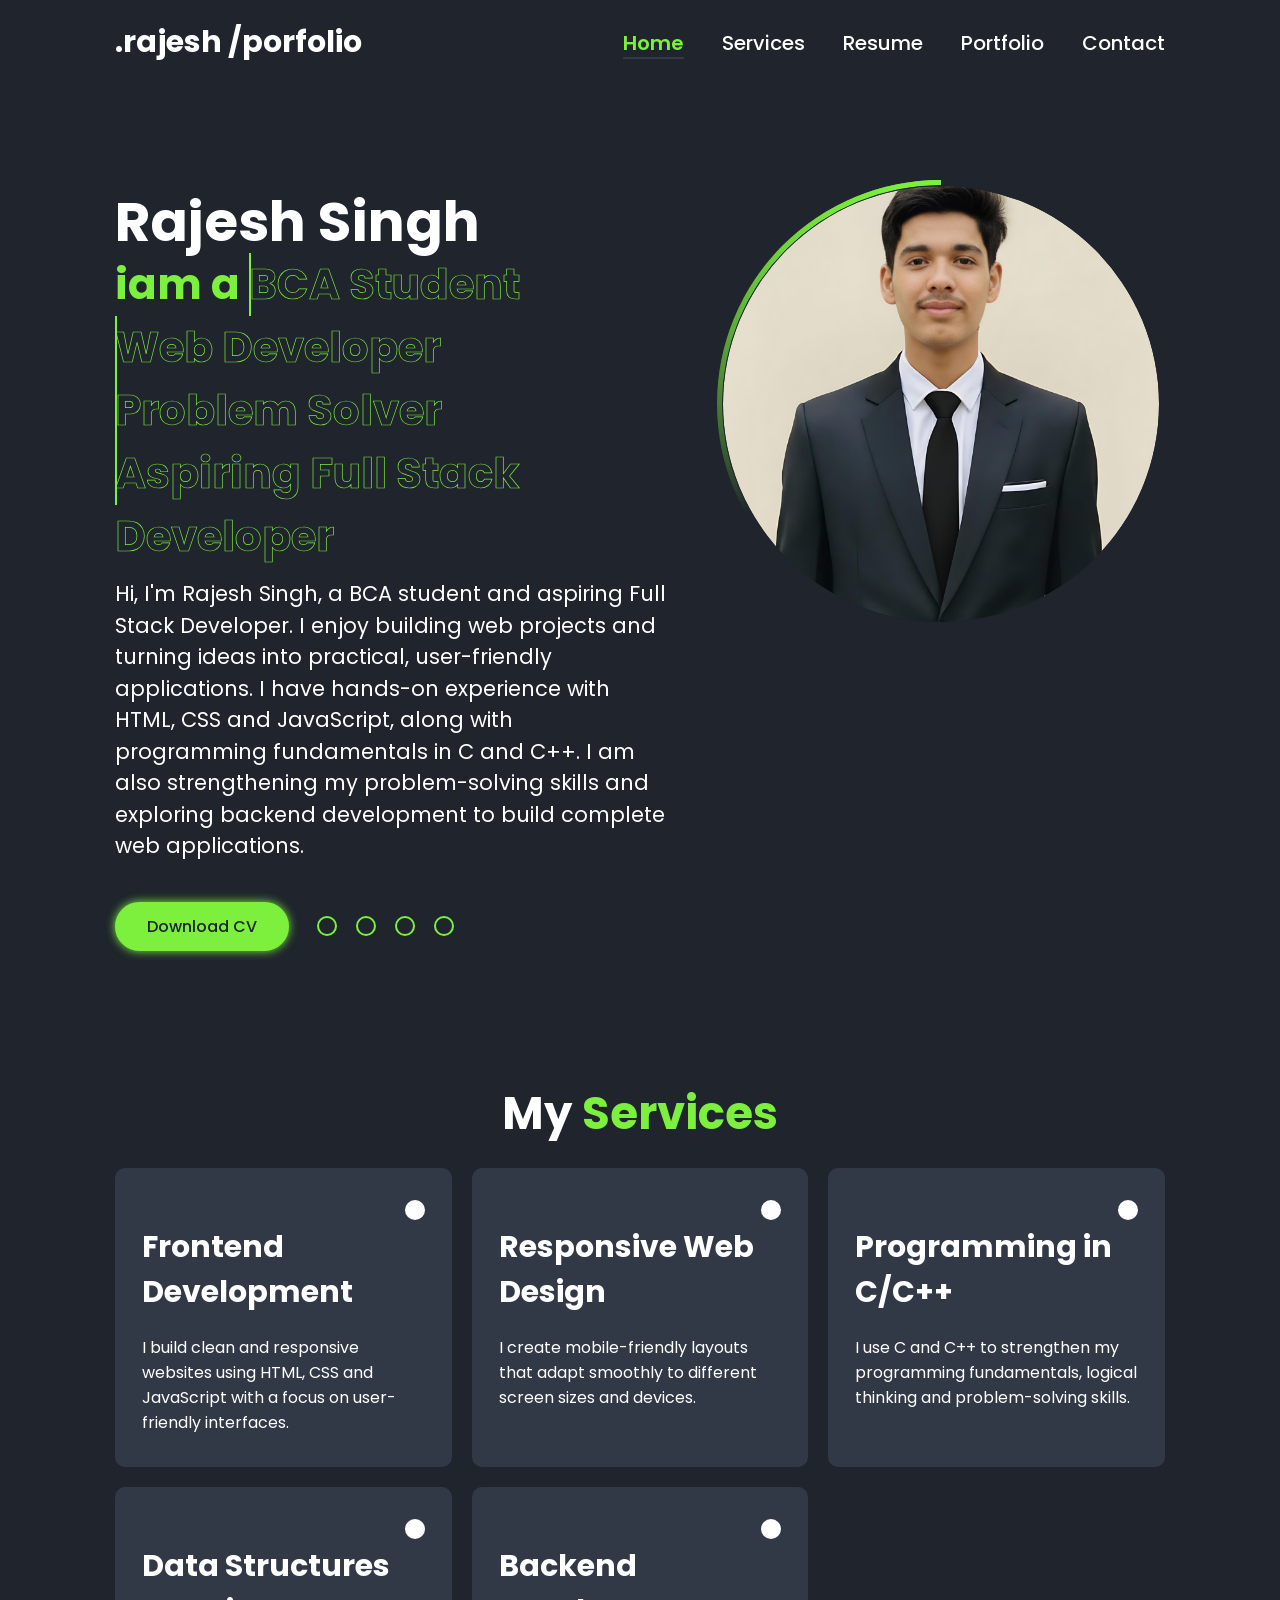
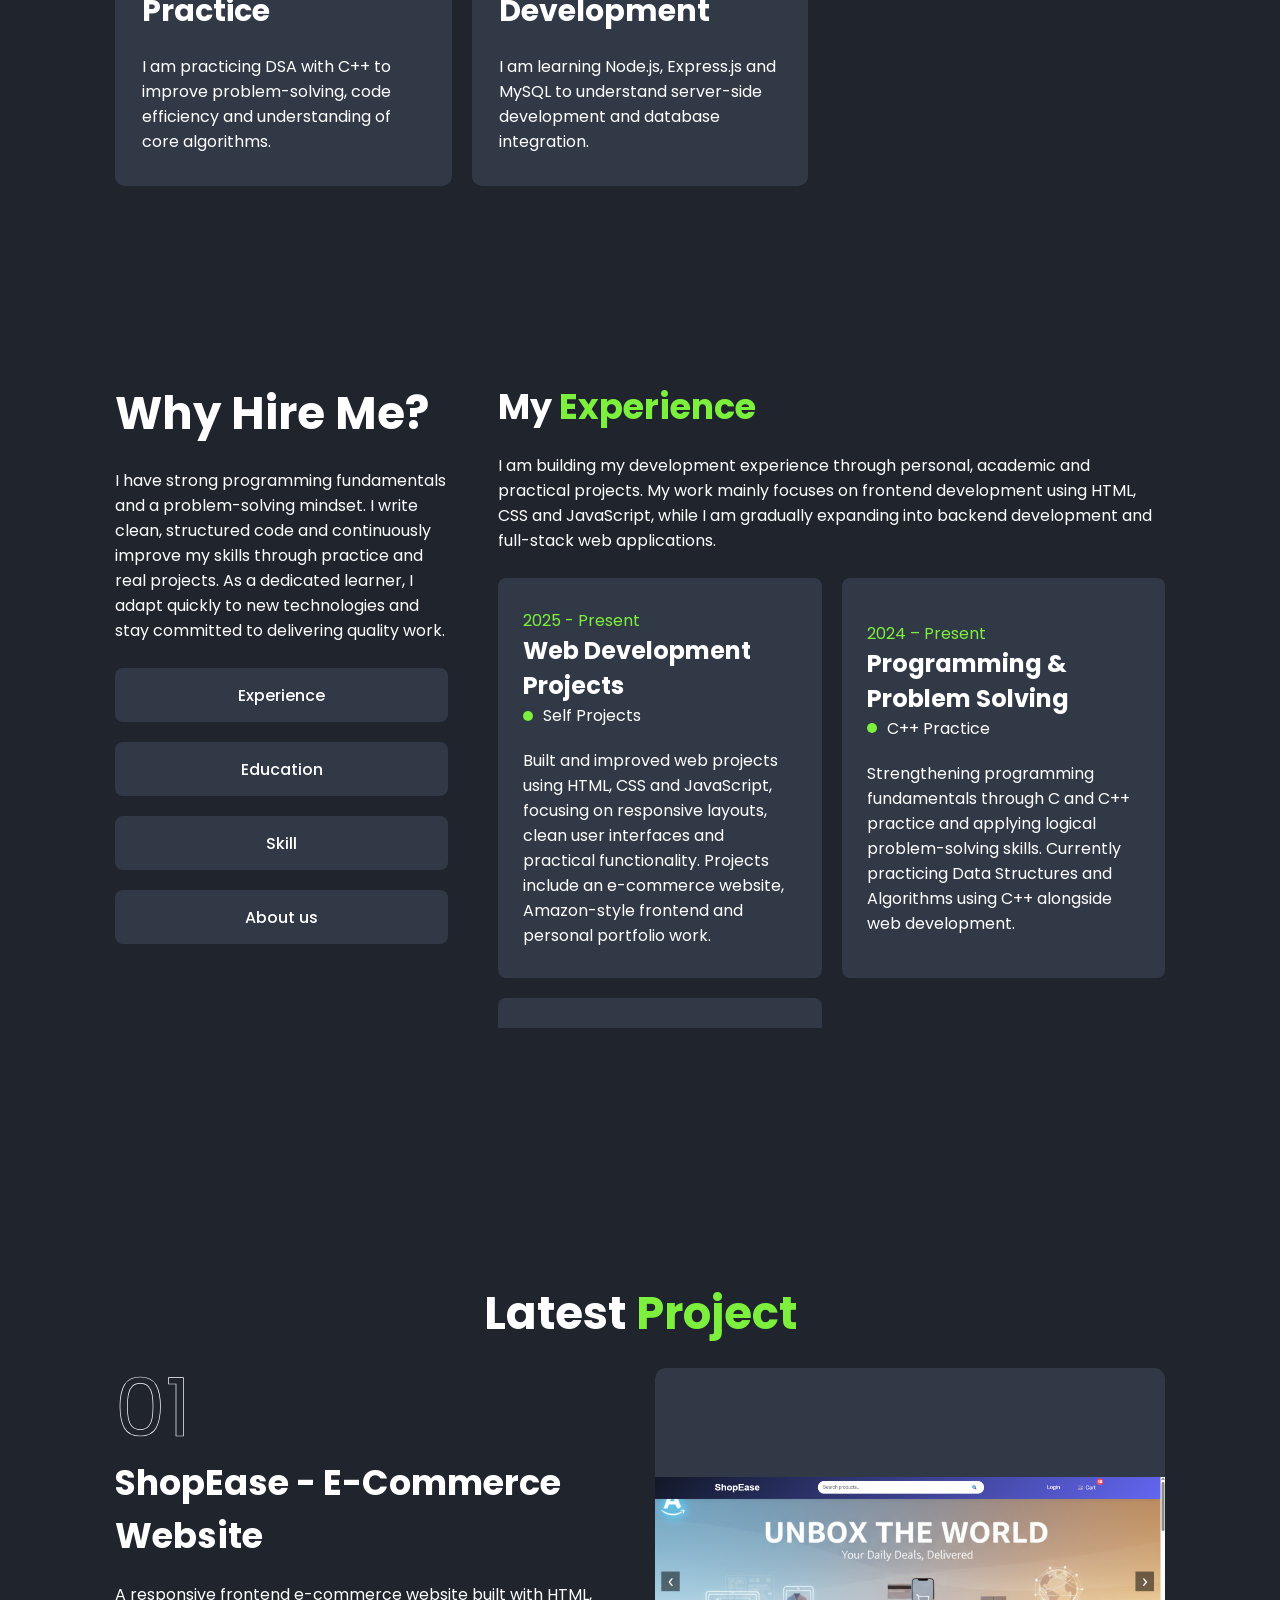
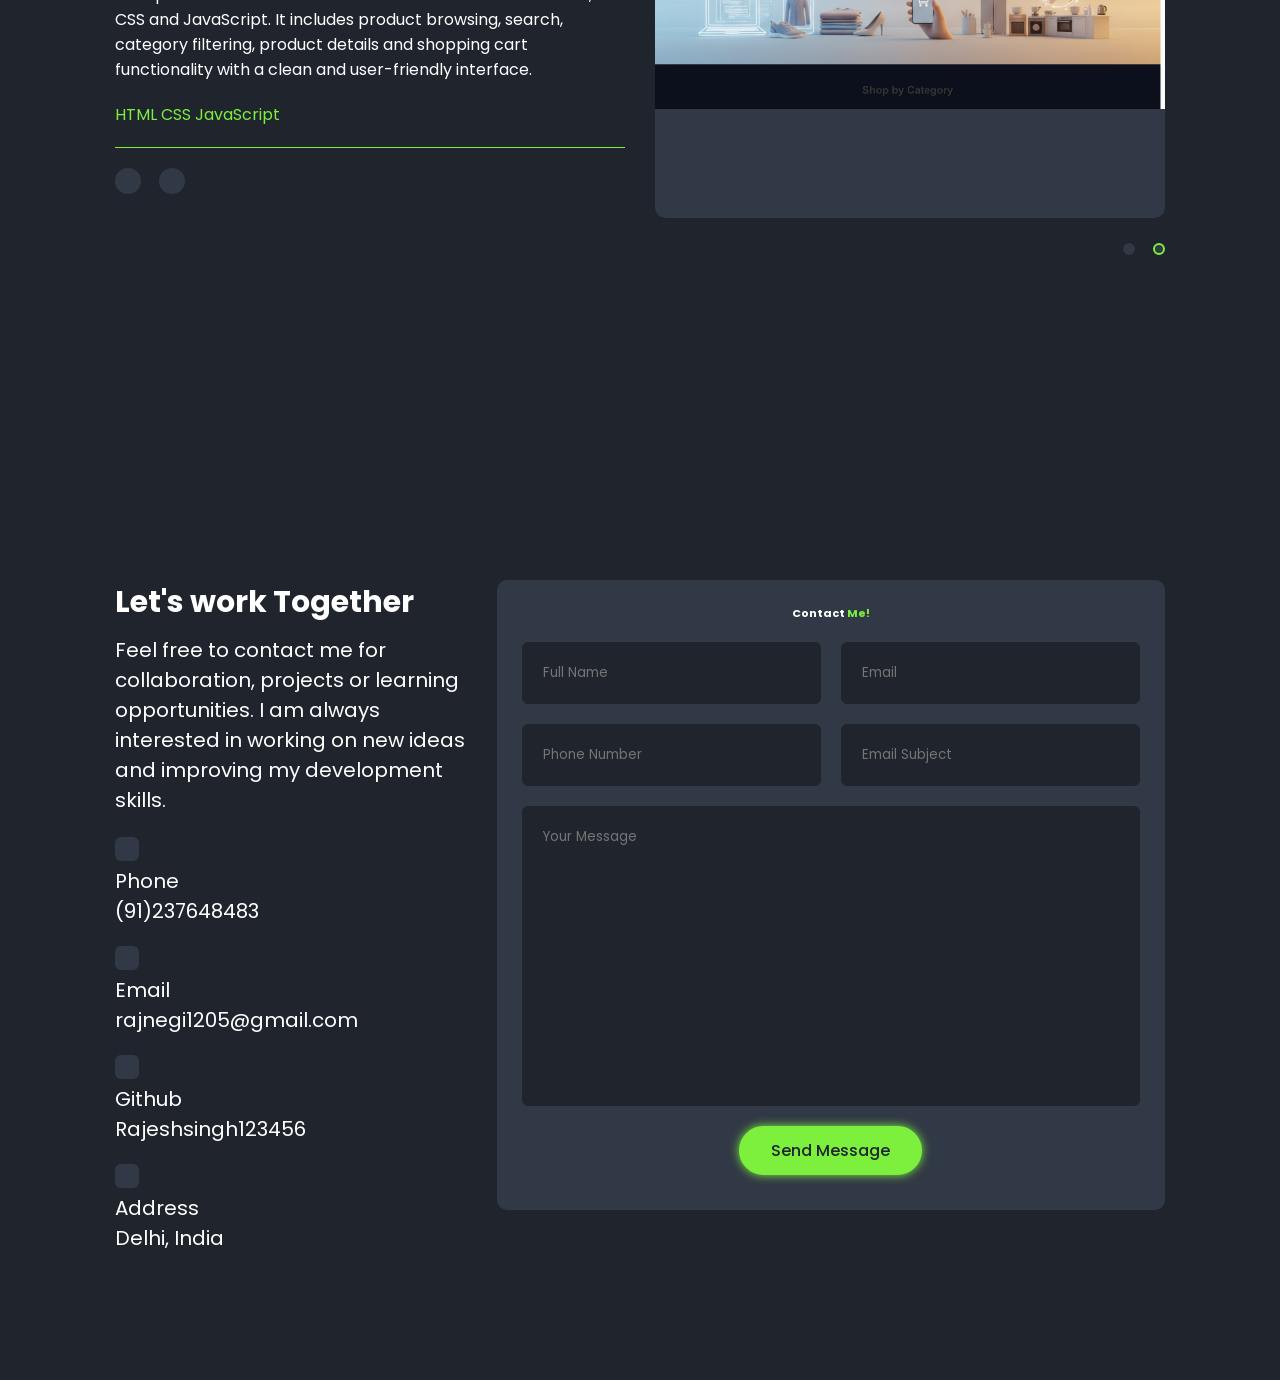
<file: index.html>
<!DOCTYPE html>
<html lang="en">
<head>
    <meta charset="UTF-8">
    <meta name="viewport" content="width=device-width, initial-scale=1.0">
    <title>my portfolio</title>

     <!-- boxicons link do link -->
<link href='https://cdn.boxicons.com/fonts/basic/boxicons.min.css' rel='stylesheet'> <!-- basic font link-->
<link href='https://cdn.boxicons.com/fonts/brands/boxicons-brands.min.css' rel='stylesheet'><!--advance font link-->
    <link rel="stylesheet" href="style.css">
</head>
<body>
  <!-- header  -->
  <header class="active">
    <a href="#" class="logo">.rajesh /porfolio</a>
<i class='bx bx-menu' id="menu"></i> 
  <nav>
    <a href="#home">Home</a>
    <a href="#services">Services</a>
    <a href="#resume">Resume</a>
    <a href="#portfolio">Portfolio</a>
    <a href="#contact">Contact</a>
</nav>

  </header>
    

  <!-- home section  -->
  <section id="home" class="home">
    <div class="home-detail">
        <h1>Rajesh Singh</h1>
        <h2>iam a 
        <span style="--i:4;" data-text="BCA Student">BCA Student</span>
<span style="--i:3;" data-text="Web Developer">Web Developer</span>
<span style="--i:2;" data-text="Problem Solver">Problem Solver</span>
<span style="--i:1;" data-text="Aspiring Full Stack Developer">Aspiring Full Stack Developer</span>
        </h2>
       <p>
Hi, I'm Rajesh Singh, a BCA student and aspiring Full Stack Developer.
I enjoy building web projects and turning ideas into practical,
user-friendly applications. I have hands-on experience with HTML, CSS
and JavaScript, along with programming fundamentals in C and C++.
I am also strengthening my problem-solving skills and exploring
backend development to build complete web applications.
</p>
        <div class="btn-sci">
           <a href="rajesh cv.pdf" class="btn" download>Download CV</a>
          <div class="sci">
            <a href="https://www.linkedin.com/in/rajesh-negi-56796732a/"> <i class='bxl  bx-linkedin-square'  ></i> </a>
            <a href="https://github.com/Rajeshsingh123456"><i class='bxl  bx-github'  ></i> </i></a>
            <a href="#"><i class='bxl  bx-facebook-circle'  ></i> </a>
            <a href="#"><i class='bxl  bx-instagram'  ></i> </a>

            </div>
        </div>
    </div>
  <div class="homeimg">
    <div class="img-box">
        <div class="img-item">
           <img src="rajesh.png"> 
        </div>
    </div>
  </div>
  </section>
   <!-- Services section -->
    <section id="services" class="Services">
      <h2 class="heading">My <span>Services</span></h2>
      <div class="services-container">
        <div class="services-box">
          <div class="icon">
       <i class='bx  bx-iframe'  ></i> 
          <a href="#"><i class='bx  bx-iframe'  ></i> </a>
          </div>
          <h3>Frontend Development</h3>
         <p> I build clean and responsive websites using HTML, CSS and JavaScript with a focus on user-friendly interfaces.</p>
        </div>

        <div class="services-box">
          <div class="icon">
       <i class='bx  bx-iframe'  ></i> 
          <a href="#"><i class='bx  bx-arrow-from-right-stroke'></i> </a>
          </div>
          <h3>Responsive Web Design</h3>
         <p>I create mobile-friendly layouts that adapt smoothly to different screen sizes and devices.</p>
        </div>

        <div class="services-box">
          <div class="icon">
       <i class='bx  bx-iframe'  ></i> 
          <a href="#"><i class='bx  bx-arrow-from-right-stroke'></i> </a>
          </div>
          <h3>Programming in C/C++</h3>
         <p>I use C and C++ to strengthen my programming fundamentals, logical thinking and problem-solving skills.</p>
        </div>

        <div class="services-box">
          <div class="icon">
       <i class='bx  bx-iframe'  ></i> 
          <a href="#"><i class='bx  bx-arrow-from-right-stroke'></i> </a>
          </div>
          <h3>Data Structures Practice</h3>
         <p> I am practicing DSA with C++ to improve problem-solving, code efficiency and understanding of core algorithms.</p>
        </div>

        <div class="services-box">
          <div class="icon">
       <i class='bx  bx-iframe'  ></i> 
          <a href="#"><i class='bx  bx-arrow-from-right-stroke'></i> </a>
          </div>
          <h3>Backend Development</h3>
<p>I am learning Node.js, Express.js and MySQL to understand server-side development and database integration.      </p>
  </div>

        <!-- change the contain and iconnnn -->

      </div>

    </section>

  <!-- resume section  -->
<section id="resume" class="resume">
  <div class="resume-container">
    <div class="resume-box">
      <h2> Why Hire Me?</h2>
      <p class="desc">I have strong programming fundamentals and a problem-solving mindset.
I write clean, structured code and continuously improve my skills through
practice and real projects.
As a dedicated learner, I adapt quickly to new technologies and
stay committed to delivering quality work.</p>
    <button class="resume-btn"> Experience</button>
    <button class="resume-btn"> Education</button>
    <button class="resume-btn">Skill </button>
    <button class="resume-btn"> About us</button>
    </div>
    <div class="resume-box">
      <div class="resume-detail experience active">
        <h2 class="heading"> My <span>Experience</span></h2>
<p class="desc">

I am building my development experience through personal, academic and
practical projects. My work mainly focuses on frontend development using
HTML, CSS and JavaScript, while I am gradually expanding into backend
development and full-stack web applications.

</p>
       <div class="resume-list">

  <div class="resume-item">
  <p class="year">2025 - Present</p>
  <h3>Web Development Projects</h3>
  <p class="company">Self Projects</p>
  <p>
Built and improved web projects using HTML, CSS and JavaScript, focusing
on responsive layouts, clean user interfaces and practical functionality.
Projects include an e-commerce website, Amazon-style frontend and
personal portfolio work.
</p>
</div>

  <div class="resume-item">
    <p class="year">2024 – Present</p>
    <h3>Programming & Problem Solving</h3>
    <p class="company">C++ Practice</p>
    <p>
     Strengthening programming fundamentals through C and C++ practice
and applying logical problem-solving skills. Currently practicing
Data Structures and Algorithms using C++ alongside web development.</p>
  </div>

  <div class="resume-item">
    <p class="year">2025 – Present</p>
    <h3>Full Stack Development
</h3>
    <p class="company">Learning & Project Practice</p>
    <p>
      Expanding my development skills beyond frontend by working with
Node.js, Express.js and MySQL. Applying these concepts while
understanding APIs, server-side logic and database integration
for full-stack web applications.
    </p>
  </div>

</div>
      </div>
      <div class="resume-detail Education">
        <h2 class="heading"> My <span>Education</span></h2>
        <p class="desc">
I am currently pursuing my Bachelor of Computer Applications (BCA) and
building my technical foundation through academics, programming practice
and web development projects. My education has helped me develop an
interest in software development and problem-solving.
</p>
<div class="resume-list">

  <div class="resume-item">
    <p class="year">2024 - 2027</p>
    <h3>Bachelor of Computer Applications (BCA)</h3>
    <p>JaganNath University NCR</p>
    <p class="company">Currently in 3nd Year</p>
    <p>
Currently pursuing BCA with a focus on Computer Science and software
development. Alongside academics, I am developing practical skills in
web development, programming and problem-solving through personal and
academic projects.
</p>
  </div>

  <div class="resume-item">
    <p class="year">2022</p>
    <h3>12th Standard (Commerce with Maths)</h3>
    <p class="company">Completed</p>
    <p>
      Built a strong foundation in Mathematics and logical thinking,
      which helps in programming and analytical problem solving.
    </p>
  </div>

  <div class="resume-item">
    <p class="year">2020</p>
    <h3>10th Standard</h3>
    <p class="company">Completed</p>
    <p>
      Developed interest in computers and technology,
      which motivated me to pursue a career in the IT field.
    </p>
  </div>

</div>
      </div>
      <div class="resume-detail skill">
        <h2 class="heading"> My <span>Skill</span></h2>
        <p class="desc">My technical skills are focused on web development and programming.
I am comfortable with frontend technologies and programming fundamentals,
while continuously improving my skills in backend development and
problem-solving through practical projects and regular practice.
</p>
          <div class="resume-list">

  <div class="resume-item">
    <i class="bxl bx-html5"></i>
    <span>HTML</span>
  </div>

  <div class="resume-item">
    <i class="bxl bx-css3"></i>
    <span>CSS</span>
  </div>

  <div class="resume-item">
    <i class="bxl bx-javascript"></i>
    <span>JavaScript</span>
  </div>

  <div class="resume-item">
    <i class="bxl bx-c"></i>
    <span>C</span>
  </div>

  <div class="resume-item">
    <i class='bx bx-code-alt'></i>
    <span>C++</span>
  </div>

  <div class="resume-item">
      <i class='bx bx-code-alt'></i>
    <span>Data Structures with C++ (Learning)</span>
  </div>

  <div class="resume-item">
    <i class="bxl bx-nodejs"></i>
    <span>Backend Development (Learning)</span>
  </div>

</div>
          <!--icon lga html css wale usi se or content change it-->
      </div>
      <div class="resume-detail About">
        <h2 class="heading"> About <span>Me</span></h2>
        <p class="desc">
I am Rajesh Singh, a BCA student and aspiring Full Stack Developer.
I enjoy building practical web projects and improving my programming
skills through hands-on practice. I have experience with HTML, CSS and
JavaScript, along with programming fundamentals in C and C++.
I am currently strengthening my problem-solving skills and exploring
backend development with Node.js, Express.js and MySQL.
</p>
        <div class="resume-list">
          <div class="resume-item">
            <p> Name<span> Rajesh Singh</span></p>
          </div>
          
          <div class="resume-item">
           <p>Experience <span>Web Development Projects</span></p>
          </div>
          <div class="resume-item">
    <p>City <span>Delhi, India</span></p>
  </div>
          <div class="resume-item">
            <p>Freelance <span></span></p>
          </div>
          <div class="resume-item">
            <p>Email <span>rajnegi1205@gmail.com</span></p>
          </div>
          
        </div>
      </div>
    </div>
  </div>

</section>

<!-- portfolia section -->
<section id="portfolio" class="portfolia">
  <h2 class="heading">Latest <span>Project</span></h2>
  <div class="portfolio-container">
   <div class="portfolio-box">
    <div class="portfolio-detail active">
      <p class="numb">01</p>
<h3>ShopEase - E-Commerce Website</h3>
<p>
A responsive frontend e-commerce website built with HTML, CSS and JavaScript.
It includes product browsing, search, category filtering, product details
and shopping cart functionality with a clean and user-friendly interface.
</p>

<div class="tech">
    <p>HTML CSS JavaScript</p>
</div>

 <div class="live-github">
    <a href="https://e-commerce-website-lovat-alpha.vercel.app/" target="_blank">
        <i class='bx bx-arrow-from-right-stroke'></i>
    </a>
    <a href="#">
        <i class='bxl bx-github'></i>
    </a>
   </div>
</div>

    <div class="portfolio-detail">
     <p class="numb">02</p>
<h3>HirePulse - Job Portal</h3>
<p>
A job portal project designed to connect employers and job seekers.
The frontend includes dedicated employer and seeker interfaces for
job posting, job discovery, applications and profile management.
</p>

<div class="tech">
    <p>React JavaScript Node.js Express MySQL</p>
</div>

<div class="live-github">
    <a href="#">
        <i class='bx bx-arrow-from-right-stroke'></i>
    </a>
    <a href="#">
        <i class='bxl bx-github'></i>
    </a>
</div>
    </div>

    <div class="portfolio-detail">
      <p class="numb">03</p>
<h3>Amazon Clone</h3>
<p>
A frontend e-commerce practice project inspired by an online shopping
platform. Built to practice webpage layouts, product sections,
navigation and responsive user interface design.
</p>

<div class="tech">
    <p>HTML CSS JavaScript</p>
</div>

<div class="live-github">
    <a href="#">
        <i class='bx bx-arrow-from-right-stroke'></i>
    </a>
    <a href="#">
        <i class='bxl bx-github'></i>
    </a>
</div>
    </div>

    <div class="portfolio-detail">
      <p class="numb">04</p>
<h3>JavaScript Projects</h3>
<p>
A collection of small JavaScript projects and practice work created to
strengthen core JavaScript concepts, DOM manipulation, event handling
and interactive web development.
</p>

<div class="tech">
    <p>HTML CSS JavaScript</p>
</div>

<div class="live-github">
    <a href="#">
        <i class='bx bx-arrow-from-right-stroke'></i>
    </a>
    <a href="#">
        <i class='bxl bx-github'></i>
    </a>
</div>
       </div>
     <div class="portfolio-detail">
    <p class="numb">05</p>

    <h3>VendorLens AI</h3>

    <p>
        An AI-powered vendor due diligence platform designed to assess
        third-party risk by gathering and analyzing company information,
        compliance signals, employee reviews and financial indicators.
    </p>

    <div class="tech">
        <p>AI LangGraph Python APIs Web Development</p>
    </div>

    <div class="live-github">
        <a href="#" target="_blank">
            <i class='bx bx-arrow-from-right-stroke'></i>
        </a>

        <a href="#" target="_blank">
            <i class='bxl bx-github'></i>
        </a>
    </div>
</div>

   
   </div>
   <div class="portfolio-box">

    <div class="portfolio-carousel">

        <div class="img-slide">

            <!-- ShopEase - Image 1 -->
            <div class="img-item">
                <img src="shopeasy1.png" alt="ShopEase Screenshot 1">
            </div>

            <!-- ShopEase - Image 2 -->
            <div class="img-item">
                <img src="shopease2.png" alt="ShopEase Screenshot 2">
            </div>


            <!-- HirePulse - Image 1 -->
            <div class="img-item">
                <img src="jobpotal.png" alt="HirePulse Screenshot 1">
            </div>

            <!-- HirePulse - Image 2 -->
            <div class="img-item">
                <img src="jobpotal2.png" alt="HirePulse Screenshot 2">
            </div>


            <!-- Amazon Clone - Image 1 -->
            <div class="img-item">
                <img src="amazon1.png" alt="Amazon Clone Screenshot 1">
            </div>

            <!-- Amazon Clone - Image 2 -->
            <div class="img-item">
                <img src="amazon2.png" alt="Amazon Clone Screenshot 2">
            </div>


            <!-- Personal Portfolio - Image 1 -->
            <div class="img-item">
                <img src="jsproject.png" alt="Personal Portfolio Screenshot 1">
            </div>

            <!-- Personal Portfolio - Image 2 -->
            <div class="img-item">
                <img src="jsproject.png" alt="Personal Portfolio Screenshot 2">
            </div>


            <!-- Skyscanner - Image 1 -->
            <div class="img-item">
                <img src="vendor.png" alt="Skyscanner Screenshot 1">
            </div>

            <!-- Skyscanner - Image 2 -->
            <div class="img-item">
                <img src="vendor.png" alt="Skyscanner Screenshot 2">
            </div>

        </div>

    </div>


    <div class="navigation">

        <button class="arrow-left disabled">
           <i class="bxf bx-arrow-big-left-line"></i>
           
        </button>

        <button class="arrow-right">
            <i class="bxf bx-arrow-big-right-line"></i>
        </button>

    </div>

</div>

  </div>
  </div>
 </section>

 <!-- contact section  -->
 <section id="contact" class="contact">
   <div class="contact-container">
    <div class="contact-box">
      <h2>Let's work Together</h2>
      <p class="desc">Feel free to contact me for collaboration, projects or learning opportunities. 
I am always interested in working on new ideas and improving my development skills.</p>
        <div class="contact-detail">
          <div class="detail">
            <i class='bx  bx-phone'  ></i> 
            <p>Phone</p>
            <p>(91)237648483</p>
          </div>
        </div>

         <div class="contact-detail">
          <div class="detail">
            <i class='bx  bx-mail-open'  ></i> 
            <p>Email</p>
            <p>rajnegi1205@gmail.com</p>
          </div>
        </div>

        <div class="contact-detail">
          <div class="detail">
            <i class="bxl bx-github" ></i> 
            <p>Github </p>
            <p>Rajeshsingh123456</p>
          </div>
        </div>
       
        <div class="contact-detail">
          <div class="detail">
            <i class='bx  bx-location-blank'  ></i> 
            <p>Address </p>
            <p> Delhi, India</p>
          </div>
        </div>
        
    </div>

     <div class="contact-box">
     <form action="">
       <h2 class="heading"> Contact <span>Me!</span></h2>
       <div class="field-box">
        <input type="text" placeholder="Full Name" required>
        <input type="email" placeholder="Email" required>
        <input type="text" placeholder="Phone Number" required>
        <input type="text" placeholder="Email Subject" required>
        <textarea name="" id="" placeholder="Your Message" required></textarea>
       </div>
       <button type="submit" class="btn">Send Message</button>
     </form>
    </div>

   </div>
  </section>

<!-- custome js -->
 <script src="portfolia.js"></script>

</body>
</html>
</file>
<file: style.css>
@import url('https://fonts.googleapis.com/css2?family=Poppins:wght@400;500;700&display=swap');
*{
    margin: 0px;
    box-sizing: border-box;
    text-decoration: none;
    border: none;
    outline: none;
    padding: 0px;
    font-family: "Poppins", sans-serif;
    

}
:root{
    --bg-color:#1f242d;
    --second-bg-color:#323946;
    --main-color:#7cf03d;
    --white-color:#fff;
    --disabled-color:#fff3;



}



html{
    font-size: 62.5%;
    scroll-behavior: smooth;
}
body{
    background: var(--bg-color);
    color: var(--white-color);
     padding-top: 8rem;
}
header{
    position: fixed;
    top: 0;
    left: 0;
    width: 100%;
    padding: 2rem 9%;
    background: var(--bg-color);
    display: flex;
    justify-content: space-between;
    align-items: center;
    z-index: 100;
}
header.active{
 
  visibility: visible;
  opacity: 1;
  transition: opacity 0.5s ease-in-out;



   
}


.logo{
    font-size: 3rem;
     color: var(--white-color);
     font-weight: 700;
}
nav a{
    font-size: 2rem;
    color: var(--white-color);
    font-weight: 500;
    margin-left: 3.5rem;
    transition: 0.5s; 

}


nav a:hover,
nav a.bar {
  color: var(--main-color);
}

nav a.active{
  color: var(--main-color);
  font-weight: 600;
  border-bottom: 2px solid var(--second-bg-color);
}

#menu{
   font-size: 4rem;
   display: none;
}




 section{
    position: relative;
    width: 100%;
    min-height: 100vh;
    padding: 10rem 9% 2rem;
    background: var(--bg-color);
}


.home{
    display: flex;
    justify-content: center;
    gap: 5rem;
   
}
.home-detail h1{
      font-size: clamp(3.5rem,10vw,5.5rem); 
}
.home-detail h2{
    display: inline-block;
    font-size: 4.2rem;
    margin-top: -1rem;
    color: var(--main-color);
}

.home-detail h2 span{
    position: relative;
    display: inline-block;
    color: transparent;
    -webkit-text-stroke:.07rem var(--main-color);
    animation: display-text 16s linear infinite;
    animation-delay: calc(-4s *var(--i));
}
@keyframes display-text{
    25%,100%{
        display: none;
    }
}

.home-detail h2 span::before{
    content: attr(data-text);
    position: absolute;
    width: 0;
    border-right: .2rem solid var(--main-color);
    color: var(--main-color);
    white-space: nowrap;
    overflow: hidden;
    animation: fill-text 4s linear infinite;
   
}

@keyframes fill-text{
    10%,100% {
        width: 0;
    }
    70%,90% {
        width: 100%;
    }
}

.home-detail p{
    font-size: 2.1rem;
    margin: 1rem 0 4rem;
    line-height: 1.5;
}
.home-detail .btn-sci{
    display: flex;
    align-items: center;
   
}
.btn {
    display: inline-block;
    padding: 1rem 3rem;
    background: var(--main-color);
    border: .2rem solid var(--main-color);
    border-radius: 4rem;
    box-shadow: 0 0 1rem var(--main-color);
    font-size: 1.6rem;
    color: var(--bg-color);
    font-weight: 500;
  
}
.btn:hover{
    color: var(--main-color);
    background: transparent;
    box-shadow: none;
}

.home-detail .btn-sci .sci{
    margin-left: 2rem;
}

.home-detail .btn-sci .sci a{
    display: inline-flex;
    padding: .8rem;
    border: .2rem solid var(--main-color);
    border-radius: 50%;
    font-size: 2rem;
    color: var(--main-color);
    margin: 0.8rem;
    transition: .5s;
}
.home-detail .btn-sci .sci a:hover{
    background: var(--main-color);
    color: var(--bg-color);
    box-shadow: 0 0 1rem var(--main-color);
}

.homeimg .img-box {
    position: relative;
    width: 35vw;
    height: 35vw;
    padding: .5rem;
    border-radius: 50%;
    display: flex;
    justify-content: center;
    align-items: center;
    overflow: hidden;
    background: var(--bg-color);
}

.homeimg .img-box::before,
.homeimg .img-box::after {
    content: '';
    position: absolute;
    width: 50rem;
    height: 50rem;
    background: conic-gradient(transparent, transparent, transparent, var(--main-color));
    z-index: 0;
    transform: rotate(0deg);
       border-radius: 50%;
    animation:rotate-border 4s linear infinite;
}
@keyframes rotate-border {
    100%{
        transform: rotate(360deg);
    }
}
.homeimg .img-box::after{
    animation-delay: -2s;
}

.homeimg .img-box .img-item {
    position: relative;
    width: 100%;
    height: 100%;
    border-radius: 50%;
    border: .01rem solid var(--bg-color);
    display: flex;
    justify-content: center;
    align-items: center;
    z-index: 2;
    overflow: hidden;
    background: var(--bg-color);
}

.homeimg .img-box .img-item img {
    position: relative;
    width: 100%;
    height: 100%;
    object-fit: cover;
    mix-blend-mode: normal; 
    border-radius: 50%;
}

.heading{
    font-size: 4.5rem;
    text-align: center;
    margin-bottom: 2rem;
}
.heading span{
    color: var(--main-color);
}

.services-container{
    display: grid;
    grid-template-columns: repeat(auto-fit , minmax(30rem,1fr));
    gap: 2rem;
}
.services-container .services-box{
    padding: 3rem 2.5rem;
    background: var(--second-bg-color);
    border: .2rem solid var(--second-bg-color);
    border-radius: 1rem;
    transition: .5s;
}
.services-container .services-box:hover{
    border-color: var(--main-color);
    transform: scale(1.02);
}
.services-box .icon{
    display: flex;
    justify-content: space-between;
    align-items: center;
}



.services-box .icon i {
    font-size: 4.5rem;
    transition: .5s;
    
}

.services-box:hover .icon:not(a i){
    color: var(--main-color);
}

.services-box .icon a {
    display: inline-flex;
    background: var(--white-color);
    border-radius: 50%;
    padding: 1rem;
    transition: .5s;
}
.services-box:hover .icon a {
   background: var(--main-color);
}
.services-box .icon a i{
    font-size: 3rem;
    color: var(--bg-color);
    transform: rotate(225deg);

}
.services-box .icon a:hover i{
  transform: rotate(180deg);
}
.services-box h3{
    font-size: 3rem;
    margin: .5rem 0 2rem;
    transition: .5s;
}
.services-box:hover h3{
    color: var(--main-color);
}
.services-box p{
   font-size: 1.6rem;

}

.resume-container{
    display: grid;
    grid-template-columns: 1fr 2fr;
    gap: 5rem;
}

.resume-box h2{
    font-size: 4.5rem;

}
.resume-box p{
    font-size: 1.6rem;
}
.resume-box .desc{
    margin: 2rem 0 2.5rem;
}
.resume-box .resume-btn{
    width: 100%;
    height: 5.4rem;
    background:var(--second-bg-color);
    border: .2rem solid var(--second-bg-color);
    font-size: 1.6rem;
    color: var(--white-color);
    font-weight: 500;
    margin-bottom: 2rem;
    border-radius: .8rem;
    cursor: pointer;

}
.resume-box .resume-btn.active{
  border-color: var(--main-color);
  color: var(--main-color);   
}
.resume-detail {
    display: none;
}
.resume-detail.active{
    display: block;
}
.resume-box .heading{
     font-size: 3.5rem;
     text-align: left;
}

.resume-list{
    display: grid;
    grid-template-columns: repeat(auto-fit,minmax(30rem,1fr));
    gap: 2rem;
    height: 45rem;
    overflow: auto;
}
.resume-list::-webkit-scrollbar{
    width: .7rem;
}
.resume-list::-webkit-scrollbar-thumb{
    background:transparent ;
    border-radius: 1rem;
}
.resume-list:hover::-webkit-scrollbar-thumb {
      background: var(--main-color);
}
.resume-list .resume-item{
    background: var(--second-bg-color);
    border-radius: .8rem;
    padding: 3rem 2.5rem;
    height: calc((45rem -2rem /2));
    display: flex;
    flex-direction: column;
    justify-content: center;
}
.resume-item .year{
    color: var(--main-color);
}
.resume-item h3{
    font-size: 2.4rem;
}
.resume-item .company{
    position: relative;
    margin-left: 2rem;
    margin-bottom: 2rem;
}
.resume-item .company::before{
    content: '';
    position: absolute;
    top: 50%;
    transform: translateY(-50%);
    padding: .5rem;
    background: var(--main-color);
    border-radius: 50%;
    margin-left: -2rem;
}

.resume-detail.skill .resume-list{
     grid-template-columns: repeat(auto-fit,minmax(15rem,1fr));
     height: auto;
     overflow: visible;
}
.resume-detail.skill .resume-item{
    position: relative;
    align-items: center;
    height: auto;
}
.resume-detail.skill .resume-item i {
      font-size: 8.6rem;
      transition: .5s;
}
.resume-detail.skill .resume-item:hover{
    color: var(--main-color);
}
 .resume-detail.skill .resume-item span {
    position: absolute;
    top: -20%;
    background: var(--white-color);
    color: var(--bg-color);
    font-size: 1.6rem;
    padding: .5rem 1rem;
    border-radius: .6rem;
    pointer-events: none;
    opacity: 0;
    transform: scale(.9);
 }

 .resume-detail.skill .resume-item:hover span {
    top: -25%;
    opacity: 1;
    transform: scale(1);
 }

 .resume-detail.about .resume-list{
    height: auto;
    grid-template-columns: repeat(auto-fit,minmax(25rem,1fr));

 }
  .resume-detail.about .resume-item{
    height: auto;
    padding: 0 o .5rem;
    background: transparent;
  }

   .resume-detail.about .resume-item p{
    color: var(--white-color);
   }

    .resume-detail.about .resume-item p span {
        color: var(--white-color);
        margin-left: 1rem;
        font-size: 1.8rem;
    }

.portfolio-container{
     display: grid;
     grid-template-columns: repeat(2,1fr);
     gap: 3rem;
}
.portfolio-detail {
    display: none;
}
.portfolio-detail.active {
    display: block;

}
.portfolio-box .numb {
    font-size: 8rem;
    -webkit-text-stroke: .07rem var(--white-color);
    color: transparent;
    line-height: 1;
}

.portfolio-box h3{
    font-size: 3.5rem;
    margin: .8rem 0 2rem;
}

.portfolio-box p{
    font-size: 1.6rem;
}
.portfolio-box .tech{
    margin: 2rem 0;
    color: var(--main-color);
    border-bottom: .1rem solid var(--main-color);
    padding-bottom: 2rem;
}
  
.portfolio-box .live-github a{
    position: relative;
    display: inline-flex;
    padding: 1.3rem;
    font-size: 3rem;
    color: var(--white-color);
    border-radius: 50%;
    background: var(--second-bg-color);
    transition: .5s;

}
.portfolio-box .live-github a:hover{
    color: var(--main-color);
}
.portfolio-box .live-github a:first-child{
    margin-right: 1.5rem;
}
.portfolio-box .live-github a:first-child i{
    transform: rotate(135deg);

}

.portfolio-box .live-github a span{
    position: absolute;
    top: -60%;
    left: 50%;
    transform: translateY(-50%) scale(.9);
    font-size: 1.6rem;
    white-space:nowrap ;
    padding: .5rem 1rem;
    border-radius: .6rem;
    pointer-events: none;
    background: var(--white-color);
    color: var(--bg-color);
    opacity: 0;
    transition: .2s;
}
.portfolio-box .live-github a:hover span{
    top: -70px;
    opacity: 1;
      transform: translateY(-50%) scale(1);
}
.portfolio-box .portfolio-carousel{
     width: 100%;
     height: 45rem;
     border-radius: 1rem;
     overflow: hidden;
}

.portfolio-carousel .img-slide{
     display: grid;
     grid-auto-flow: column;
     grid-auto-columns: 100%;
     gap: 2rem;
     height: inherit;
     transition: .5s;
}

.portfolio-carousel .img-item{
     height: inherit;
     display: flex;
     align-items: center;
     justify-content: center;
     background: var(--second-bg-color);
     border-radius: 1rem;
     overflow: hidden;
}

.portfolio-carousel .img-item img{
     display: block;
     width: 100%;
     height: 100%;
     object-fit: contain;
     border-radius: 1rem;
}

.portfolio-box .navigation{
    text-align: right;
    margin-top: 2rem;
}
.portfolio-box .navigation button{
    display: inline-flex;
    padding: .4rem;
    background: var(--second-bg-color);
    border: .2rem solid var(--main-color);
    border-radius: .6rem;
    font-size: 4rem;
    color: var(--main-color);
    cursor: pointer;
}

.portfolio-box .navigation button.disabled{
    border-color: var(--second-bg-color);
    color: var(--disabled-color);


}

.portfolio-box .navigation .arrow-right{
    margin-left: 1.5rem;
}

.contact-container{
     display: grid;
     grid-template-columns: 1fr .3fr;
     gap: 2rem;
}
.contact-container .contact-box:first-child{
      align-self: center;
}
.contact-box h2{
    font-size: 3rem;
}
.contact-box p{
    font-size: 2rem;
}
.contact-box .desc{
    margin: 1rem 0 2.2rem ;

}

.contact-box .contact-detail{
    display: flex;
    align-items: center;
    margin: 2rem 0;
}

.contact-detail i{
    display: inline-block;
    background: var(--second-bg-color);
    color: var(--main-color);
    font-size: 2.2rem;
    padding: 1.2rem;
    border-radius: 0.6rem;
    margin-right: 1.6rem;
}

.contact-detail .home-detail p:first-child {
    color: var(--main-color);
}

.contact-box form{
    background: var(--second-bg-color);
    padding: 2.5rem 2.5rem 3.5rem;
    border-radius: 1rem;
    text-align: center;

    
}

.contact-box .heading{
    font-size: 1.1rem;
}

.contact-box .field-box{
    display: grid;
    grid-template-columns: repeat(2,1fr);
    gap: 2rem;
}

.contact-box .field-box input,
.contact-box .field-box textarea {
    padding: 2rem;
    background: var(--bg-color);
    border:.15rem solid var(--bg-color);
    border-radius: .6rem;
    color: var(--white-color);
}

.contact-box .field-box textarea{
    grid-column: 1 /-1;
    height: 30rem;
    resize: none;

}
.contact-box .field-box input:focus,
.contact-box .field-box textarea:focus{
    border-color: var(--main-color);
}

.contact-box .btn{
    margin-top: 2rem;
    cursor: pointer;
}


/* breakpoint */

@media screen and (max-width: 1200px) {
    html{
        font-size:55%;
    }
}

@media screen and (max-width: 992px) {
   header {
    padding:  2rem 4%;
   }   

   section{
    padding: 10rem 4% 2rem;
   }
}

@media screen and (max-width: 810px) {
    .contact-box .field-box{
        grid-template-columns: 1fr;
    }
}

@media screen and (max-width: 768px) {
    #menu {
        display: block;
    }

    nav {
        position: absolute;
        top: 100%;
        left: 0;
        width: 100%;
        padding: 1rem 0;
        background: var(--bg-color);
        border-top: .1rem solid rgba(0, 0, 0, 2);
        box-shadow: 0.5rem 1rem rgba(0,0,0,2);
        text-align: center;
        display: none;
    }

    nav.active{
        display: block;
    }
    nav a{
        display: block;
        margin: 4rem 0;
    }
    .home{
        flex-direction: column-reverse;
        justify-content: center;
       gap: 2rem;   
    }

    .homeimg .img-box{
        width: 40rem;
        height: 40rem;
    }
   .resume-container,
   .portfolio-container,
   .contact-container {
    grid-template-columns: 1fr;
   }     

   .resume-container{
    gap: 3rem;
   }

   .portfolio-container .portfolio-box:first-child {
      order: 1;
   }
  .contact-box .field-box {
    grid-template-columns: repeat(2,1fr);

  }


}

@media screen and (max-width:600px) {
    .homeimg .img-box {
        width: 35rem;
        height: 35rem;

    }

    .contact-box .field-box{
        grid-template-columns: 1fr;

    }

    
}

@media screen and (max-width:450px) {
    html {
     font-size: 50%;
    }
}

@media screen and (max-width:400px) {
    .home-detail,
    .resume-box h2,
    .resume-box .heading,
    .resume-box .desc,
    .resume-detail.about .resume-item {
          
        text-align: center;
    }
    
   .home-detail .btn-sci {
    flex-direction: column-reverse;
   }

   .home-detail .btn-sci .sci {
       margin: 0;
       margin-bottom: 2rem;

   }

   .contact-box form{
    padding: 2rem 3rem 3.5rem;
   }

   .contact-box h2{
    font-size: 3.5rem;
    
   }

}
</file>
